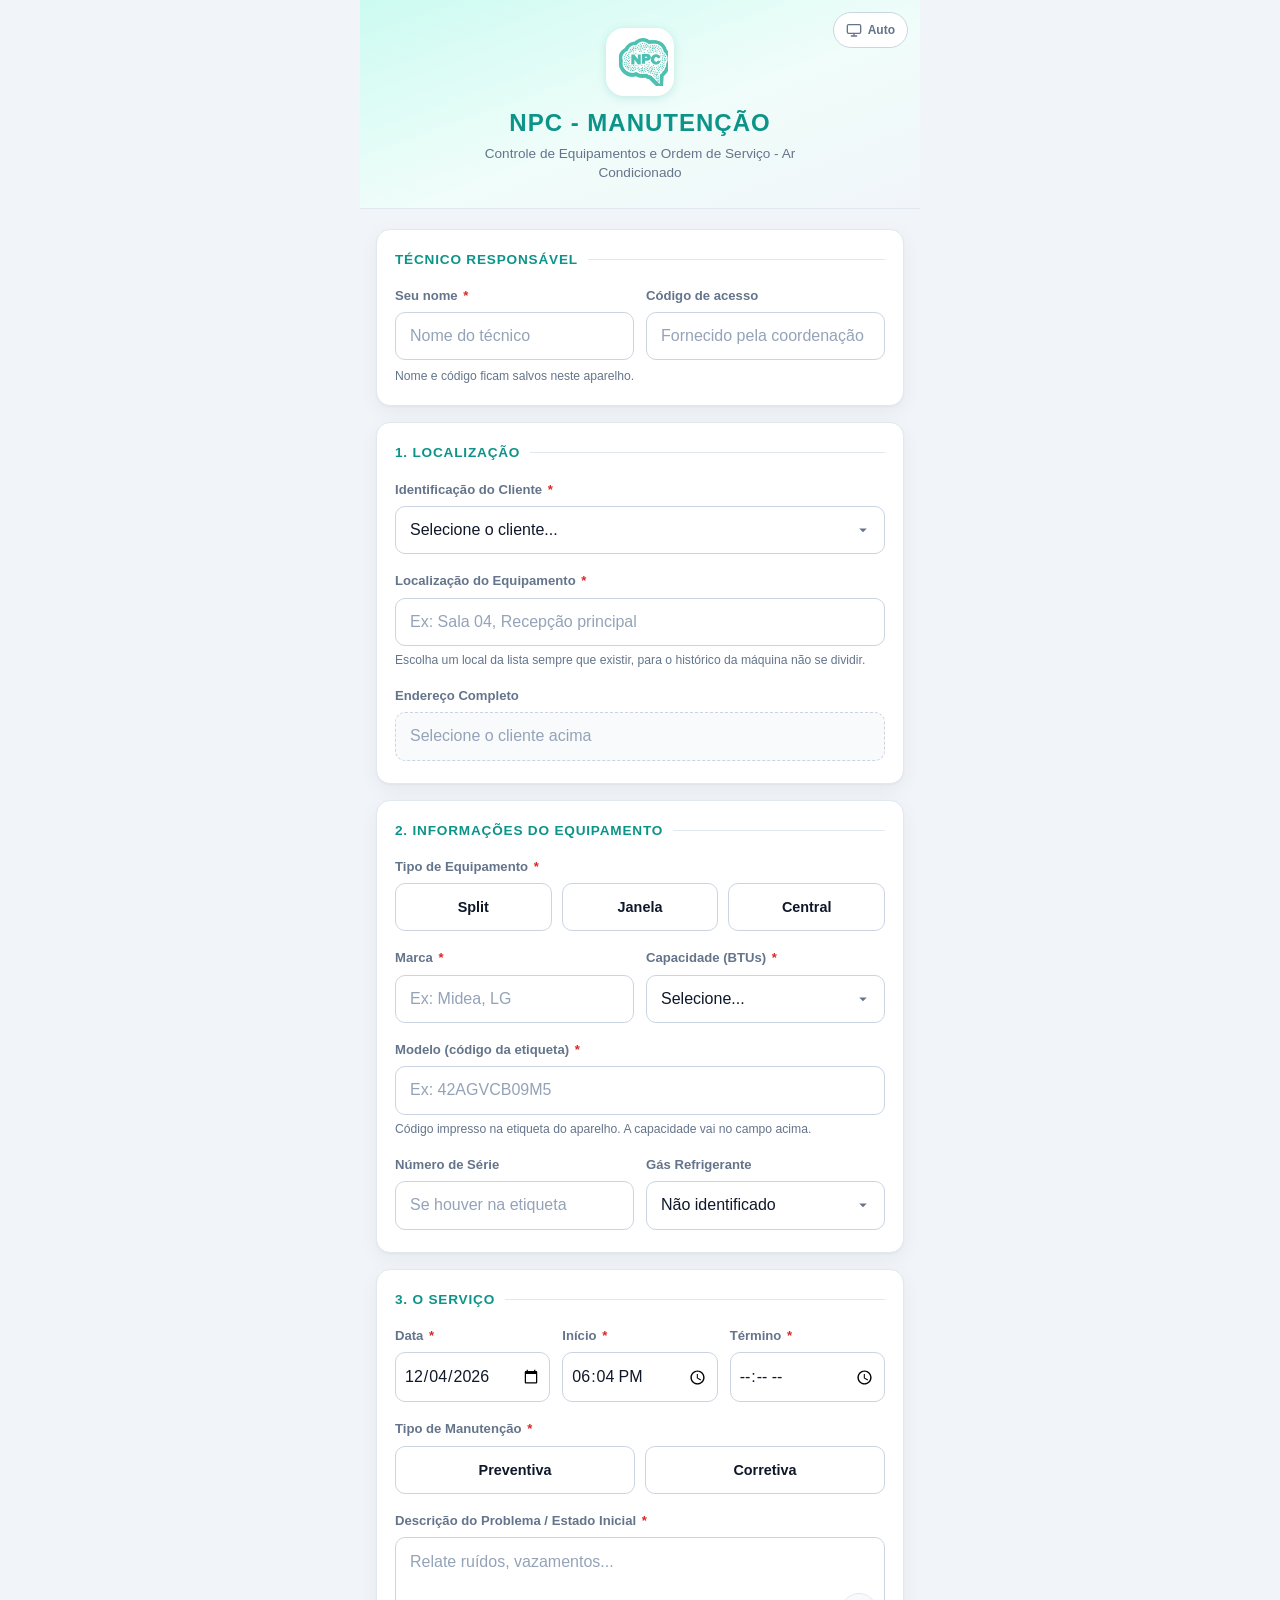
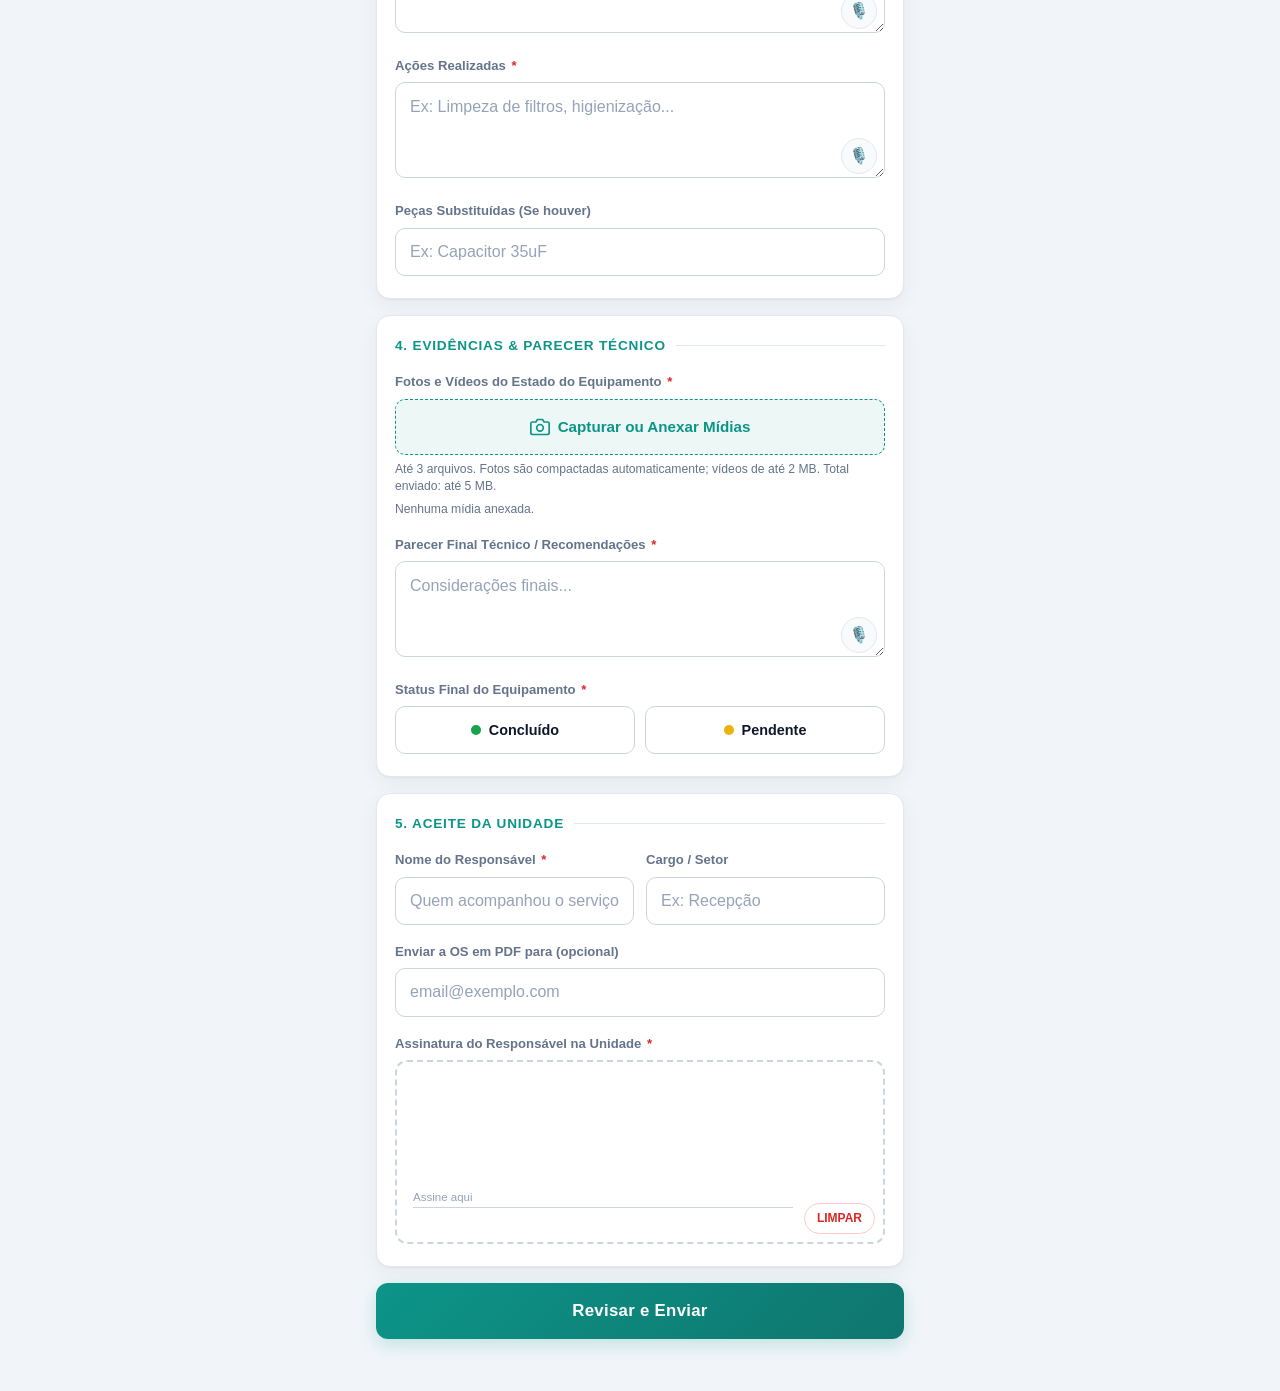
<file: index.html>
<!DOCTYPE html>
<html lang="pt-BR">
<head>
    <meta charset="UTF-8">
    <meta name="viewport" content="width=device-width, initial-scale=1.0, viewport-fit=cover">
    <title>NPC - MANUTENÇÃO</title>
    <meta name="description" content="Ordem de serviço de manutenção de ar condicionado - NPC Neuropsicocentro">
    <meta name="theme-color" content="#0d9488" media="(prefers-color-scheme: light)">
    <meta name="theme-color" content="#0b1120" media="(prefers-color-scheme: dark)">
    <meta name="color-scheme" content="light dark">
    <!-- Aplica o tema salvo antes de desenhar a página (evita "piscar" claro ao abrir no modo escuro). -->
    <script>
        try { var t = localStorage.getItem('npc_tema'); if (t === 'light' || t === 'dark') document.documentElement.dataset.theme = t; } catch (e) {}
    </script>
    <link rel="manifest" href="manifest.webmanifest">
    <link rel="icon" type="image/png" href="icons/icon-192.png">
    <link rel="apple-touch-icon" href="icons/icon-192.png">
    <meta name="apple-mobile-web-app-capable" content="yes">
    <meta name="apple-mobile-web-app-title" content="NPC Manutenção">
    <link rel="stylesheet" href="style.css">
</head>
<body>
    <div class="app-container">
        <header>
            <button type="button" class="theme-toggle" id="btn-tema" aria-label="Tema: automático. Tocar para mudar.">
                <svg viewBox="0 0 24 24" fill="none" stroke="currentColor" stroke-width="2" stroke-linecap="round" stroke-linejoin="round" aria-hidden="true"></svg>
                <span>Auto</span>
            </button>
            <img class="brand-logo" src="logo-marca.png" alt="NPC Neuropsicocentro">
            <h1>NPC - MANUTENÇÃO</h1>
            <p>Controle de Equipamentos e Ordem de Serviço - Ar Condicionado</p>
        </header>

        <!-- Relatórios guardados no aparelho aguardando internet -->
        <div id="fila-envio" class="queue-banner hidden" role="status" aria-live="polite">
            <p id="fila-texto"></p>
            <div class="queue-actions">
                <button type="button" class="btn-queue" id="btn-fila-enviar">Enviar agora</button>
                <button type="button" class="btn-queue btn-queue-danger hidden" id="btn-fila-descartar">Descartar com erro</button>
            </div>
        </div>
        <div id="aviso" class="notice hidden" role="status" aria-live="polite"></div>

        <form id="form-manutencao" novalidate>

            <!-- Campo armadilha para robôs: invisível para pessoas -->
            <div class="hp" aria-hidden="true">
                <label for="website">Não preencha</label>
                <input type="text" id="website" name="website" tabindex="-1" autocomplete="off">
            </div>

            <!-- SEÇÃO 0: TÉCNICO -->
            <div class="form-section">
                <h2>TÉCNICO RESPONSÁVEL</h2>
                <div class="form-row">
                    <div class="input-group">
                        <label for="tecnico_nome">Seu nome <span class="required">*</span></label>
                        <input type="text" id="tecnico_nome" name="tecnico_nome" required maxlength="80" autocomplete="name" placeholder="Nome do técnico">
                        <span class="error-message">Informe seu nome.</span>
                    </div>
                    <div class="input-group">
                        <label for="codigo_acesso">Código de acesso</label>
                        <input type="password" id="codigo_acesso" name="codigo_acesso" maxlength="64" autocomplete="off" placeholder="Fornecido pela coordenação">
                    </div>
                </div>
                <p class="field-help field-help-tight">Nome e código ficam salvos neste aparelho.</p>
            </div>

            <!-- SEÇÃO 1: LOCALIZAÇÃO -->
            <div class="form-section">
                <h2>1. LOCALIZAÇÃO</h2>

                <div class="input-group">
                    <label for="cliente">Identificação do Cliente <span class="required">*</span></label>
                    <select id="cliente" name="cliente" required>
                        <option value="" disabled selected>Selecione o cliente...</option>
                        <option value="MATRIZ">MATRIZ</option>
                        <option value="LIFE">LIFE</option>
                        <option value="SUL">SUL</option>
                        <option value="PARQUELANDIA">PARQUELANDIA</option>
                    </select>
                    <span class="error-message">Selecione o cliente.</span>
                </div>

                <div class="input-group">
                    <label for="localizacao_aparelho">Localização do Equipamento <span class="required">*</span></label>
                    <input type="text" id="localizacao_aparelho" name="localizacao_aparelho" required maxlength="120" list="lista-locais" autocomplete="off" placeholder="Ex: Sala 04, Recepção principal">
                    <datalist id="lista-locais"></datalist>
                    <p class="field-help">Escolha um local da lista sempre que existir, para o histórico da máquina não se dividir.</p>
                    <span class="error-message">Informe a localização interna.</span>
                </div>

                <div class="input-group">
                    <label for="endereco">Endereço Completo</label>
                    <input type="text" id="endereco" name="endereco" readonly placeholder="Selecione o cliente acima">
                </div>
            </div>

            <!-- SEÇÃO 2: INFORMAÇÕES DO EQUIPAMENTO -->
            <div class="form-section">
                <h2>2. INFORMAÇÕES DO EQUIPAMENTO</h2>

                <div class="input-group">
                    <label id="label-tipo-equipamento">Tipo de Equipamento <span class="required">*</span></label>
                    <div class="radio-tile-group" role="radiogroup" aria-labelledby="label-tipo-equipamento">
                        <label class="radio-tile">
                            <input type="radio" name="tipo_equipamento" value="Split" required>
                            <span class="radio-label">Split</span>
                        </label>
                        <label class="radio-tile">
                            <input type="radio" name="tipo_equipamento" value="Janela">
                            <span class="radio-label">Janela</span>
                        </label>
                        <label class="radio-tile">
                            <input type="radio" name="tipo_equipamento" value="Central">
                            <span class="radio-label">Central</span>
                        </label>
                    </div>
                    <span class="error-message">Selecione o tipo.</span>
                </div>

                <div class="form-row">
                    <div class="input-group">
                        <label for="marca">Marca <span class="required">*</span></label>
                        <input type="text" id="marca" name="marca" required maxlength="80" list="lista-marcas" placeholder="Ex: Midea, LG">
                        <datalist id="lista-marcas">
                            <option value="Springer Midea"></option>
                            <option value="Midea"></option>
                            <option value="Samsung"></option>
                            <option value="LG"></option>
                            <option value="Carrier"></option>
                            <option value="Daikin"></option>
                            <option value="Gree"></option>
                            <option value="Elgin"></option>
                            <option value="Electrolux"></option>
                            <option value="Fujitsu"></option>
                            <option value="Philco"></option>
                            <option value="Consul"></option>
                        </datalist>
                        <span class="error-message">Informe a marca.</span>
                    </div>
                    <div class="input-group">
                        <label for="capacidade_btus">Capacidade (BTUs) <span class="required">*</span></label>
                        <select id="capacidade_btus" name="capacidade_btus" required>
                            <option value="" disabled selected>Selecione...</option>
                            <option value="7.000">7.000</option>
                            <option value="9.000">9.000</option>
                            <option value="12.000">12.000</option>
                            <option value="18.000">18.000</option>
                            <option value="22.000">22.000</option>
                            <option value="24.000">24.000</option>
                            <option value="30.000">30.000</option>
                            <option value="36.000">36.000</option>
                            <option value="42.000">42.000</option>
                            <option value="48.000">48.000</option>
                            <option value="57.000">57.000</option>
                            <option value="60.000">60.000</option>
                            <option value="Outra">Outra / não identificada</option>
                        </select>
                        <span class="error-message">Selecione a capacidade.</span>
                    </div>
                </div>

                <div class="input-group">
                    <label for="modelo">Modelo (código da etiqueta) <span class="required">*</span></label>
                    <input type="text" id="modelo" name="modelo" required maxlength="100" autocapitalize="characters" placeholder="Ex: 42AGVCB09M5">
                    <p class="field-help">Código impresso na etiqueta do aparelho. A capacidade vai no campo acima.</p>
                    <span class="error-message">Informe o modelo.</span>
                </div>

                <div class="form-row">
                    <div class="input-group">
                        <label for="numero_serie">Número de Série</label>
                        <input type="text" id="numero_serie" name="numero_serie" maxlength="100" autocapitalize="characters" placeholder="Se houver na etiqueta">
                        <span class="error-message">Não repita o modelo aqui; deixe em branco se não houver.</span>
                    </div>
                    <div class="input-group">
                        <label for="gas_refrigerante">Gás Refrigerante</label>
                        <select id="gas_refrigerante" name="gas_refrigerante">
                            <option value="">Não identificado</option>
                            <option value="R-410A">R-410A</option>
                            <option value="R-32">R-32</option>
                            <option value="R-22">R-22</option>
                            <option value="R-407C">R-407C</option>
                            <option value="Outro">Outro</option>
                        </select>
                    </div>
                </div>
            </div>

            <!-- SEÇÃO 3: O SERVIÇO -->
            <div class="form-section">
                <h2>3. O SERVIÇO</h2>

                <div class="form-row form-row-3">
                    <div class="input-group">
                        <label for="data_manutencao">Data <span class="required">*</span></label>
                        <input type="date" id="data_manutencao" name="data_manutencao" required>
                        <span class="error-message">Data inválida.</span>
                    </div>
                    <div class="input-group">
                        <label for="hora_inicio">Início <span class="required">*</span></label>
                        <input type="time" id="hora_inicio" name="hora_inicio" required>
                        <span class="error-message">Informe o início.</span>
                    </div>
                    <div class="input-group">
                        <label for="hora_fim">Término <span class="required">*</span></label>
                        <input type="time" id="hora_fim" name="hora_fim" required>
                        <span class="error-message">Depois do início.</span>
                    </div>
                </div>

                <div class="input-group">
                    <label id="label-tipo-manutencao">Tipo de Manutenção <span class="required">*</span></label>
                    <div class="radio-tile-group" role="radiogroup" aria-labelledby="label-tipo-manutencao">
                        <label class="radio-tile">
                            <input type="radio" name="tipo_manutencao" value="Preventiva" required>
                            <span class="radio-label">Preventiva</span>
                        </label>
                        <label class="radio-tile">
                            <input type="radio" name="tipo_manutencao" value="Corretiva">
                            <span class="radio-label">Corretiva</span>
                        </label>
                    </div>
                    <span class="error-message">Selecione o tipo de manutenção.</span>
                </div>

                <!-- Checklist PMOC: aparece só na preventiva (itens montados pelo script.js) -->
                <fieldset id="checklist-pmoc" class="checklist" hidden disabled>
                    <legend>Checklist da preventiva (PMOC)</legend>
                    <p class="field-help field-help-tight">Marque cada item. Use N/A quando não se aplicar ao aparelho.</p>
                    <div id="checklist-itens"></div>
                    <button type="button" class="btn-link" id="btn-checklist-ok">Marcar todos os pendentes como OK</button>
                    <h3 class="checklist-sub">Medições (opcional)</h3>
                    <div id="medicoes-itens" class="medicoes"></div>
                </fieldset>

                <div class="input-group">
                    <label for="descricao_problema">Descrição do Problema / Estado Inicial <span class="required">*</span></label>
                    <div class="textarea-voice-wrapper">
                        <textarea id="descricao_problema" name="descricao_problema" rows="3" required maxlength="2000" placeholder="Relate ruídos, vazamentos..."></textarea>
                        <button type="button" class="btn-voice" data-target="descricao_problema" title="Digitar por voz" aria-label="Digitar por voz">🎙️</button>
                    </div>
                    <span class="error-message">Descreva o problema.</span>
                </div>

                <div class="input-group">
                    <label for="acoes_realizadas">Ações Realizadas <span class="required">*</span></label>
                    <div class="textarea-voice-wrapper">
                        <textarea id="acoes_realizadas" name="acoes_realizadas" rows="3" required maxlength="2000" placeholder="Ex: Limpeza de filtros, higienização..."></textarea>
                        <button type="button" class="btn-voice" data-target="acoes_realizadas" title="Digitar por voz" aria-label="Digitar por voz">🎙️</button>
                    </div>
                    <span class="error-message">Informe as ações realizadas.</span>
                </div>

                <div class="input-group">
                    <label for="pecas_substituidas">Peças Substituídas (Se houver)</label>
                    <input type="text" id="pecas_substituidas" name="pecas_substituidas" maxlength="500" placeholder="Ex: Capacitor 35uF">
                </div>
            </div>

            <!-- SEÇÃO 4: EVIDÊNCIAS & PARECER TÉCNICO -->
            <div class="form-section">
                <h2>4. EVIDÊNCIAS & PARECER TÉCNICO</h2>

                <div class="input-group">
                    <label>Fotos e Vídeos do Estado do Equipamento <span class="required">*</span></label>
                    <div class="upload-container">
                        <label for="arquivos_midia" class="btn-upload-design" tabindex="0" role="button">
                            <span>Capturar ou Anexar Mídias</span>
                        </label>
                        <input type="file" id="arquivos_midia" accept="image/jpeg,image/png,image/webp,video/mp4,video/webm" multiple class="hidden" aria-describedby="ajuda-midia">
                    </div>
                    <p id="ajuda-midia" class="field-help">Até 3 arquivos. Fotos são compactadas automaticamente; vídeos de até 2 MB. Total enviado: até 5 MB.</p>
                    <p id="media-count" class="field-help" aria-live="polite">Nenhuma mídia anexada.</p>
                    <div id="galeria-preview" class="grid-galeria"></div>
                    <span class="error-message">Anexe pelo menos uma foto/vídeo.</span>
                </div>

                <div class="input-group">
                    <label for="parecer_final">Parecer Final Técnico / Recomendações <span class="required">*</span></label>
                    <div class="textarea-voice-wrapper">
                        <textarea id="parecer_final" name="parecer_final" rows="3" required maxlength="2000" placeholder="Considerações finais..."></textarea>
                        <button type="button" class="btn-voice" data-target="parecer_final" title="Digitar por voz" aria-label="Digitar por voz">🎙️</button>
                    </div>
                    <span class="error-message">Informe o parecer técnico.</span>
                </div>

                <div class="input-group">
                    <label id="label-status">Status Final do Equipamento <span class="required">*</span></label>
                    <div class="radio-tile-group" role="radiogroup" aria-labelledby="label-status">
                        <label class="radio-tile status-concluido">
                            <input type="radio" name="status_servico" value="Concluido" required>
                            <span class="radio-label">Concluído</span>
                        </label>
                        <label class="radio-tile status-pendente">
                            <input type="radio" name="status_servico" value="Pendente">
                            <span class="radio-label">Pendente</span>
                        </label>
                    </div>
                    <span class="error-message">Selecione o status final.</span>
                </div>
            </div>

            <!-- SEÇÃO 5: ACEITE -->
            <div class="form-section">
                <h2>5. ACEITE DA UNIDADE</h2>

                <div class="form-row">
                    <div class="input-group">
                        <label for="responsavel_nome">Nome do Responsável <span class="required">*</span></label>
                        <input type="text" id="responsavel_nome" name="responsavel_nome" required maxlength="80" placeholder="Quem acompanhou o serviço">
                        <span class="error-message">Informe o nome.</span>
                    </div>
                    <div class="input-group">
                        <label for="responsavel_cargo">Cargo / Setor</label>
                        <input type="text" id="responsavel_cargo" name="responsavel_cargo" maxlength="60" placeholder="Ex: Recepção">
                    </div>
                </div>

                <div class="input-group">
                    <label for="email_os">Enviar a OS em PDF para (opcional)</label>
                    <input type="email" id="email_os" name="email_os" maxlength="120" inputmode="email" autocomplete="email" placeholder="email@exemplo.com">
                    <span class="error-message">E-mail inválido.</span>
                </div>

                <div class="input-group">
                    <label>Assinatura do Responsável na Unidade <span class="required">*</span></label>
                    <div class="signature-container">
                        <canvas id="canvas-assinatura" aria-label="Área para assinatura"></canvas>
                        <button type="button" id="btn-limpar-assinatura">LIMPAR</button>
                    </div>
                    <input type="hidden" id="assinatura_base64" name="assinatura_base64">
                    <span class="error-message" id="erro-assinatura" style="display:none;">Colha a assinatura do responsável.</span>
                </div>
            </div>

            <button type="submit" class="btn-submit" id="btn-finalizar">
                <span class="btn-text">Revisar e Enviar</span>
                <span class="btn-spinner hidden" aria-hidden="true"></span>
            </button>
        </form>
    </div>

    <!-- Modais de Feedback -->
    <div id="modal-confirmacao" class="modal hidden" role="dialog" aria-modal="true" aria-labelledby="titulo-confirmacao">
        <div class="modal-content modal-review">
            <h2 id="titulo-confirmacao">Revise antes de enviar</h2>
            <dl id="resumo-envio" class="review-list"></dl>
            <div class="modal-buttons">
                <button type="button" class="btn-modal btn-modal-cancel" id="btn-cancelar-modal">Corrigir</button>
                <button type="button" class="btn-modal btn-modal-confirm" id="btn-confirmar-modal">Confirmar envio</button>
            </div>
        </div>
    </div>

    <div id="modal-sucesso" class="modal hidden" role="dialog" aria-modal="true" aria-labelledby="titulo-sucesso">
        <div class="modal-content">
            <h2 id="titulo-sucesso" style="color: var(--success);">✓ Sucesso!</h2>
            <p id="modal-sucesso-mensagem">Dados enviados corretamente.</p>
            <button type="button" class="btn-modal btn-modal-confirm" id="btn-fechar-sucesso">OK</button>
        </div>
    </div>

    <div id="modal-erro" class="modal hidden" role="dialog" aria-modal="true" aria-labelledby="titulo-erro">
        <div class="modal-content" tabindex="-1">
            <h2 id="titulo-erro" style="color: var(--error);">Não foi possível enviar</h2>
            <p id="modal-erro-mensagem" role="alert">Verifique sua conexão e tente novamente.</p>
            <button type="button" class="btn-modal btn-modal-confirm" id="btn-fechar-erro">OK</button>
        </div>
    </div>

    <script src="script.js"></script>
</body>
</html>
</file>
<file: style.css>
.hidden { display: none !important; }

/* ------------------------------------------------------------------ */
/* Tema                                                                 */
/* Todas as cores vêm destas variáveis. O modo escuro segue o celular   */
/* (prefers-color-scheme) ou a escolha do botão no topo (data-theme).   */
/* ------------------------------------------------------------------ */

:root {
    color-scheme: light;
    --primary: #0d9488;
    --primary-dark: #0f766e;
    --primary-soft: rgba(13, 148, 136, 0.08);
    --primary-ring: rgba(13, 148, 136, 0.2);
    --on-primary: #ffffff;
    --brand-title: #0d9488;
    --bg-app: #f1f5f9;
    --bg-card: #ffffff;
    --bg-input: #ffffff;
    --bg-subtle: #f8fafc;
    --bg-header: linear-gradient(160deg, #ccfbf1 0%, #f0fdfa 55%, #f1f5f9 100%);
    --text-main: #0f172a;
    --text-input: #0f172a;
    --text-muted: #64748b;
    --text-faint: #94a3b8;
    --border: #e2e8f0;
    --border-strong: #cbd5e1;
    --error: #dc2626;
    --error-soft: rgba(220, 38, 38, 0.07);
    --success: #16a34a;
    --warning: #eab308;
    --warning-dark: #a16207;
    --warning-bg: #fefce8;
    --overlay: rgba(15, 23, 42, 0.55);
    --shadow-card: 0 1px 2px rgba(15, 23, 42, 0.04), 0 6px 20px rgba(15, 23, 42, 0.05);
    --shadow-modal: 0 20px 50px rgba(15, 23, 42, 0.25);
    --select-arrow: url("data:image/svg+xml;utf8,<svg fill='%2364748b' height='24' viewBox='0 0 24 24' width='24' xmlns='http://www.w3.org/2000/svg'><path d='M7 10l5 5 5-5z'/></svg>");
    --radius: 10px;
    --transition: background-color 0.2s ease, border-color 0.2s ease, color 0.2s ease, box-shadow 0.2s ease, transform 0.2s ease;
}

/* Valores do modo escuro, aplicados nos dois casos abaixo. */
@media (prefers-color-scheme: dark) {
    :root:not([data-theme="light"]) {
        color-scheme: dark;
        --primary: #2dd4bf;
        --primary-dark: #5eead4;
        --primary-soft: rgba(45, 212, 191, 0.1);
        --primary-ring: rgba(45, 212, 191, 0.28);
        --on-primary: #042f2e;
        --brand-title: #5eead4;
        --bg-app: #0b1120;
        --bg-card: #121a2b;
        --bg-input: #0e1626;
        --bg-subtle: #172133;
        --bg-header: linear-gradient(160deg, #0f3b3a 0%, #0f1f2b 55%, #0b1120 100%);
        --text-main: #e2e8f0;
        --text-input: #f1f5f9;
        --text-muted: #94a3b8;
        --text-faint: #64748b;
        --border: #24324a;
        --border-strong: #334155;
        --error: #f87171;
        --error-soft: rgba(248, 113, 113, 0.1);
        --success: #4ade80;
        --warning: #facc15;
        --warning-dark: #fde047;
        --warning-bg: rgba(250, 204, 21, 0.08);
        --overlay: rgba(2, 6, 23, 0.7);
        --shadow-card: 0 1px 2px rgba(0, 0, 0, 0.3), 0 8px 24px rgba(0, 0, 0, 0.25);
        --shadow-modal: 0 20px 50px rgba(0, 0, 0, 0.6);
        --select-arrow: url("data:image/svg+xml;utf8,<svg fill='%2394a3b8' height='24' viewBox='0 0 24 24' width='24' xmlns='http://www.w3.org/2000/svg'><path d='M7 10l5 5 5-5z'/></svg>");
    }
}

:root[data-theme="dark"] {
    color-scheme: dark;
    --primary: #2dd4bf;
    --primary-dark: #5eead4;
    --primary-soft: rgba(45, 212, 191, 0.1);
    --primary-ring: rgba(45, 212, 191, 0.28);
    --on-primary: #042f2e;
    --brand-title: #5eead4;
    --bg-app: #0b1120;
    --bg-card: #121a2b;
    --bg-input: #0e1626;
    --bg-subtle: #172133;
    --bg-header: linear-gradient(160deg, #0f3b3a 0%, #0f1f2b 55%, #0b1120 100%);
    --text-main: #e2e8f0;
    --text-input: #f1f5f9;
    --text-muted: #94a3b8;
    --text-faint: #64748b;
    --border: #24324a;
    --border-strong: #334155;
    --error: #f87171;
    --error-soft: rgba(248, 113, 113, 0.1);
    --success: #4ade80;
    --warning: #facc15;
    --warning-dark: #fde047;
    --warning-bg: rgba(250, 204, 21, 0.08);
    --overlay: rgba(2, 6, 23, 0.7);
    --shadow-card: 0 1px 2px rgba(0, 0, 0, 0.3), 0 8px 24px rgba(0, 0, 0, 0.25);
    --shadow-modal: 0 20px 50px rgba(0, 0, 0, 0.6);
    --select-arrow: url("data:image/svg+xml;utf8,<svg fill='%2394a3b8' height='24' viewBox='0 0 24 24' width='24' xmlns='http://www.w3.org/2000/svg'><path d='M7 10l5 5 5-5z'/></svg>");
}

/* ------------------------------------------------------------------ */
/* Base                                                                 */
/* ------------------------------------------------------------------ */

* {
    box-sizing: border-box;
    margin: 0;
    padding: 0;
}

html { -webkit-text-size-adjust: 100%; }

body {
    font-family: 'Segoe UI', Roboto, Helvetica, Arial, sans-serif;
    background: var(--bg-app);
    color: var(--text-main);
    min-height: 100vh;
    line-height: 1.4;
    transition: background-color 0.2s ease, color 0.2s ease;
}

button, input, select, textarea { font: inherit; }

.app-container {
    width: 100%;
    max-width: 560px;
    margin: 0 auto;
    padding: 0 16px calc(24px + env(safe-area-inset-bottom));
}

/* ------------------------------------------------------------------ */
/* Cabeçalho                                                            */
/* ------------------------------------------------------------------ */

header {
    position: relative;
    margin: 0 -16px 20px;
    padding: 28px 16px 26px;
    text-align: center;
    background: var(--bg-header);
    border-bottom: 1px solid var(--border);
}

.brand-logo {
    display: block;
    width: 68px;
    height: 68px;
    margin: 0 auto 10px;
    padding: 6px;
    object-fit: contain;
    background: #ffffff; /* o logo foi feito para fundo claro */
    border-radius: 18px;
    box-shadow: 0 2px 10px rgba(13, 148, 136, 0.18);
}

header h1 {
    font-size: 1.5rem;
    color: var(--brand-title);
    font-weight: 800;
    letter-spacing: 1px;
    margin-bottom: 4px;
}

header p {
    font-size: 0.85rem;
    color: var(--text-muted);
    font-weight: 500;
    max-width: 340px;
    margin: 0 auto;
}

.theme-toggle {
    position: absolute;
    top: 12px;
    right: 12px;
    display: inline-flex;
    align-items: center;
    gap: 6px;
    height: 36px;
    padding: 0 12px;
    border-radius: 999px;
    border: 1px solid var(--border-strong);
    background: var(--bg-card);
    color: var(--text-muted);
    font-size: 0.75rem;
    font-weight: 700;
    cursor: pointer;
    transition: var(--transition);
}

.theme-toggle:hover { color: var(--primary); border-color: var(--primary); }
.theme-toggle svg { width: 16px; height: 16px; flex: none; }

/* ------------------------------------------------------------------ */
/* Seções em cartões                                                    */
/* ------------------------------------------------------------------ */

.form-section {
    background: var(--bg-card);
    border: 1px solid var(--border);
    border-radius: 14px;
    padding: 20px 18px 4px;
    margin-bottom: 16px;
    box-shadow: var(--shadow-card);
}

.form-section h2 {
    font-size: 0.85rem;
    text-transform: uppercase;
    letter-spacing: 0.8px;
    color: var(--primary);
    margin-bottom: 18px;
    font-weight: 800;
    display: flex;
    align-items: center;
    gap: 10px;
}

.form-section h2::after {
    content: '';
    flex: 1;
    height: 1px;
    background: var(--border);
}

.input-group {
    margin-bottom: 18px;
    position: relative;
}

.form-row {
    display: flex;
    gap: 12px;
}

.form-row .input-group {
    flex: 1;
    min-width: 0;
}

label {
    display: block;
    font-size: 0.82rem;
    font-weight: 600;
    margin-bottom: 7px;
    color: var(--text-muted);
}

label span.required {
    color: var(--error);
    margin-left: 2px;
}

/* ------------------------------------------------------------------ */
/* Campos                                                               */
/* ------------------------------------------------------------------ */

input[type="text"],
input[type="date"],
input[type="time"],
input[type="email"],
input[type="password"],
input[type="number"],
textarea,
select {
    width: 100%;
    min-height: 48px;
    padding: 12px 14px;
    border: 1.5px solid var(--border-strong);
    border-radius: var(--radius);
    font-size: 1rem; /* 16px evita o zoom automático do iPhone */
    color: var(--text-input);
    background-color: var(--bg-input);
    transition: var(--transition);
}

textarea {
    resize: vertical;
    padding-right: 48px; /* espaço para o microfone */
    line-height: 1.45;
}

input::placeholder,
textarea::placeholder {
    color: var(--text-faint);
    opacity: 1;
}

input:hover,
textarea:hover,
select:hover {
    border-color: var(--text-faint);
}

input:focus,
textarea:focus,
select:focus {
    outline: none;
    border-color: var(--primary);
    box-shadow: 0 0 0 4px var(--primary-ring);
}

select {
    appearance: none;
    background-image: var(--select-arrow);
    background-repeat: no-repeat;
    background-position: right 12px center;
    background-size: 18px;
    padding-right: 38px;
    cursor: pointer;
}

#endereco[readonly] {
    background-color: var(--bg-subtle);
    color: var(--text-muted);
    border-style: dashed;
    cursor: default;
}

.field-help {
    margin-top: 6px;
    color: var(--text-muted);
    font-size: 0.76rem;
    line-height: 1.4;
}

.field-help-tight { margin-top: -10px; margin-bottom: 16px; }

.form-row-3 input { padding-left: 8px; padding-right: 8px; }

/* Campo armadilha para robôs */
.hp {
    position: absolute;
    left: -9999px;
    width: 1px;
    height: 1px;
    overflow: hidden;
}

/* ------------------------------------------------------------------ */
/* Botões de opção (radio)                                              */
/* ------------------------------------------------------------------ */

.radio-tile-group {
    display: flex;
    gap: 10px;
    width: 100%;
}

.radio-tile {
    position: relative;
    flex: 1;
    cursor: pointer;
    margin: 0;
}

.radio-tile input {
    position: absolute;
    opacity: 0;
    pointer-events: none;
}

.radio-label {
    display: flex;
    align-items: center;
    justify-content: center;
    gap: 8px;
    padding: 12px;
    min-height: 48px;
    border: 1.5px solid var(--border-strong);
    border-radius: var(--radius);
    font-size: 0.9rem;
    font-weight: 600;
    text-align: center;
    background: var(--bg-input);
    color: var(--text-main);
    transition: var(--transition);
}

.radio-tile:hover .radio-label { border-color: var(--text-faint); }

.radio-tile input:checked + .radio-label {
    border-color: var(--primary);
    color: var(--primary);
    background: var(--primary-soft);
    box-shadow: inset 0 0 0 1px var(--primary);
}

.radio-tile:active .radio-label { transform: scale(0.98); }

.status-concluido .radio-label::before,
.status-pendente .radio-label::before {
    content: '';
    width: 10px;
    height: 10px;
    border-radius: 50%;
    flex: none;
}

.status-concluido .radio-label::before { background: var(--success); }
.status-pendente .radio-label::before { background: var(--warning); }

/* ------------------------------------------------------------------ */
/* Ditado por voz                                                       */
/* ------------------------------------------------------------------ */

.textarea-voice-wrapper { position: relative; }

.btn-voice {
    position: absolute;
    right: 8px;
    bottom: 10px;
    width: 36px;
    height: 36px;
    border-radius: 50%;
    background: var(--bg-subtle);
    border: 1px solid var(--border);
    cursor: pointer;
    font-size: 1rem;
    line-height: 1;
    transition: var(--transition);
}

.btn-voice:hover { border-color: var(--primary); }

.btn-voice.listening {
    background: var(--error-soft);
    border-color: var(--error);
    animation: pulse 1.5s infinite;
}

@keyframes pulse {
    0%, 100% { box-shadow: 0 0 0 0 var(--error-soft); }
    50% { box-shadow: 0 0 0 8px var(--error-soft); }
}

/* ------------------------------------------------------------------ */
/* Mídias                                                               */
/* ------------------------------------------------------------------ */

.btn-upload-design {
    display: flex;
    align-items: center;
    justify-content: center;
    gap: 8px;
    min-height: 56px;
    padding: 12px;
    border: 1.5px dashed var(--primary);
    border-radius: var(--radius);
    background: var(--primary-soft);
    color: var(--primary);
    font-weight: 700;
    font-size: 0.95rem;
    cursor: pointer;
    margin-bottom: 0;
    transition: var(--transition);
}

.btn-upload-design::before {
    content: '';
    width: 20px;
    height: 20px;
    background: currentColor;
    -webkit-mask: url("data:image/svg+xml;utf8,<svg xmlns='http://www.w3.org/2000/svg' viewBox='0 0 24 24' fill='none' stroke='black' stroke-width='2' stroke-linecap='round' stroke-linejoin='round'><path d='M23 19a2 2 0 0 1-2 2H3a2 2 0 0 1-2-2V8a2 2 0 0 1 2-2h4l2-3h6l2 3h4a2 2 0 0 1 2 2z'/><circle cx='12' cy='13' r='4'/></svg>") center / contain no-repeat;
    mask: url("data:image/svg+xml;utf8,<svg xmlns='http://www.w3.org/2000/svg' viewBox='0 0 24 24' fill='none' stroke='black' stroke-width='2' stroke-linecap='round' stroke-linejoin='round'><path d='M23 19a2 2 0 0 1-2 2H3a2 2 0 0 1-2-2V8a2 2 0 0 1 2-2h4l2-3h6l2 3h4a2 2 0 0 1 2 2z'/><circle cx='12' cy='13' r='4'/></svg>") center / contain no-repeat;
}

.btn-upload-design:hover { background: var(--primary-ring); }

.grid-galeria {
    display: grid;
    grid-template-columns: repeat(3, 1fr);
    gap: 10px;
    margin-top: 12px;
}

.grid-galeria:empty { display: none; }

.item-midia-preview {
    position: relative;
    aspect-ratio: 1;
    border-radius: var(--radius);
    overflow: hidden;
    border: 1px solid var(--border);
    background: var(--bg-subtle);
}

.item-midia-preview img,
.item-midia-preview video {
    width: 100%;
    height: 100%;
    object-fit: cover;
    display: block;
}

.btn-remover-midia {
    position: absolute;
    top: 6px;
    right: 6px;
    z-index: 1;
    background: rgba(220, 38, 38, 0.92);
    color: #fff;
    border: 2px solid #fff;
    border-radius: 50%;
    width: 26px;
    height: 26px;
    font-size: 14px;
    line-height: 1;
    cursor: pointer;
    display: flex;
    align-items: center;
    justify-content: center;
}

/* ------------------------------------------------------------------ */
/* Assinatura                                                           */
/* O quadro fica sempre claro (como papel), também no modo escuro:      */
/* a tinta é preta e a imagem vai para o PDF com fundo branco.          */
/* ------------------------------------------------------------------ */

.signature-container {
    border: 2px dashed var(--border-strong);
    background: #ffffff;
    border-radius: 12px;
    position: relative;
    overflow: hidden;
}

.signature-container::after {
    content: 'Assine aqui';
    position: absolute;
    left: 16px;
    right: 90px;
    bottom: 34px;
    border-bottom: 1px solid #cbd5e1;
    color: #94a3b8;
    font-size: 0.72rem;
    padding-bottom: 2px;
    pointer-events: none;
}

#canvas-assinatura {
    position: relative;
    z-index: 1;
    width: 100%;
    height: 180px;
    display: block;
    touch-action: none;
    cursor: crosshair;
}

#btn-limpar-assinatura {
    position: absolute;
    z-index: 2;
    bottom: 8px;
    right: 8px;
    background: #ffffff;
    color: #dc2626;
    border: 1px solid #fecaca;
    border-radius: 999px;
    padding: 6px 12px;
    font-size: 0.75rem;
    font-weight: 700;
    cursor: pointer;
    text-transform: uppercase;
}

.signature-container.signature-invalid { border-color: var(--error); }

/* ------------------------------------------------------------------ */
/* Botão de envio                                                       */
/* ------------------------------------------------------------------ */

.btn-submit {
    display: flex;
    align-items: center;
    justify-content: center;
    width: 100%;
    min-height: 56px;
    padding: 16px;
    background: linear-gradient(135deg, var(--primary) 0%, var(--primary-dark) 100%);
    color: var(--on-primary);
    border: none;
    border-radius: 12px;
    font-size: 1.05rem;
    font-weight: 800;
    letter-spacing: 0.3px;
    cursor: pointer;
    margin: 8px 0 28px;
    transition: var(--transition);
    box-shadow: 0 6px 18px var(--primary-ring);
}

.btn-submit:hover { transform: translateY(-1px); box-shadow: 0 10px 24px var(--primary-ring); }
.btn-submit:active { transform: translateY(0); }

.btn-submit:disabled {
    background: var(--border-strong);
    color: var(--text-muted);
    cursor: not-allowed;
    box-shadow: none;
    transform: none;
}

.btn-spinner {
    display: inline-block;
    width: 1em;
    height: 1em;
    margin-left: 10px;
    border: 2px solid currentColor;
    border-right-color: transparent;
    border-radius: 50%;
    animation: spin 0.8s linear infinite;
}

@keyframes spin { to { transform: rotate(360deg); } }

/* ------------------------------------------------------------------ */
/* Erros                                                                */
/* ------------------------------------------------------------------ */

.error-message {
    display: none;
    color: var(--error);
    font-size: 0.75rem;
    margin-top: 6px;
    font-weight: 600;
}

.input-group.invalid input,
.input-group.invalid textarea,
.input-group.invalid select,
.input-group.invalid .radio-label {
    border-color: var(--error);
}

.input-group.invalid input:focus,
.input-group.invalid textarea:focus,
.input-group.invalid select:focus {
    box-shadow: 0 0 0 4px var(--error-soft);
}

.input-group.invalid .error-message { display: block; }

/* ------------------------------------------------------------------ */
/* Avisos e fila offline                                                */
/* ------------------------------------------------------------------ */

.queue-banner,
.notice {
    border-radius: 12px;
    padding: 12px 14px;
    margin-bottom: 16px;
    font-size: 0.85rem;
    font-weight: 600;
}

.queue-banner {
    background: var(--warning-bg);
    border: 1.5px solid var(--warning);
    color: var(--warning-dark);
}

.notice {
    background: var(--primary-soft);
    border: 1.5px solid var(--primary);
    color: var(--primary-dark);
}

.queue-actions {
    display: flex;
    gap: 8px;
    margin-top: 10px;
    flex-wrap: wrap;
}

.btn-queue {
    border: none;
    border-radius: 8px;
    padding: 9px 14px;
    font-weight: 700;
    font-size: 0.8rem;
    cursor: pointer;
    background: var(--warning-dark);
    color: var(--bg-card);
}

.btn-queue-danger {
    background: transparent;
    color: var(--error);
    border: 1.5px solid var(--error);
}

/* ------------------------------------------------------------------ */
/* Checklist PMOC                                                       */
/* ------------------------------------------------------------------ */

.checklist {
    border: 1.5px solid var(--border);
    border-radius: 12px;
    padding: 14px;
    margin-bottom: 18px;
    background: var(--bg-subtle);
}

.checklist[hidden] { display: none; }

.checklist legend {
    font-size: 0.82rem;
    font-weight: 800;
    color: var(--primary);
    padding: 0 6px;
    text-transform: uppercase;
    letter-spacing: 0.5px;
}

.checklist .field-help-tight { margin: 0 0 12px; }

.checklist-row {
    margin-bottom: 12px;
    padding-bottom: 12px;
    border-bottom: 1px solid var(--border);
}

.checklist-label {
    display: block;
    font-size: 0.85rem;
    font-weight: 600;
    margin-bottom: 8px;
    color: var(--text-main);
}

.checklist-options {
    display: flex;
    gap: 6px;
}

.radio-tile-sm .radio-label {
    min-height: 40px;
    padding: 6px;
    font-size: 0.78rem;
}

.chk-1 input:checked + .radio-label {
    border-color: var(--error);
    color: var(--error);
    background: var(--error-soft);
    box-shadow: inset 0 0 0 1px var(--error);
}

.chk-2 input:checked + .radio-label {
    border-color: var(--text-muted);
    color: var(--text-muted);
    background: var(--bg-card);
    box-shadow: inset 0 0 0 1px var(--text-muted);
}

.checklist-sub {
    font-size: 0.78rem;
    color: var(--text-muted);
    text-transform: uppercase;
    letter-spacing: 0.5px;
    margin: 16px 0 10px;
}

.medicoes {
    display: grid;
    grid-template-columns: 1fr 1fr;
    gap: 0 12px;
}

.medicoes .input-group { margin-bottom: 12px; }
.medicoes label { font-size: 0.75rem; }

.btn-link {
    background: none;
    border: none;
    color: var(--primary);
    font-weight: 700;
    font-size: 0.85rem;
    cursor: pointer;
    padding: 4px 0;
    text-decoration: underline;
    text-underline-offset: 3px;
}

/* ------------------------------------------------------------------ */
/* Modais                                                               */
/* ------------------------------------------------------------------ */

.modal {
    position: fixed;
    inset: 0;
    background: var(--overlay);
    display: flex;
    align-items: center;
    justify-content: center;
    padding: 16px;
    z-index: 1000;
    backdrop-filter: blur(3px);
    -webkit-backdrop-filter: blur(3px);
}

.modal-content {
    background: var(--bg-card);
    color: var(--text-main);
    border: 1px solid var(--border);
    padding: 24px;
    border-radius: 16px;
    width: 100%;
    max-width: 420px;
    text-align: center;
    box-shadow: var(--shadow-modal);
    animation: modal-in 0.18s ease-out;
}

@keyframes modal-in {
    from { opacity: 0; transform: translateY(8px) scale(0.98); }
    to { opacity: 1; transform: none; }
}

.modal-content h2 { margin-bottom: 12px; font-size: 1.25rem; color: var(--text-main); }
.modal-content p { margin-bottom: 22px; color: var(--text-muted); }

.modal-buttons {
    display: flex;
    gap: 12px;
}

.btn-modal {
    flex: 1;
    min-height: 46px;
    padding: 12px;
    border: none;
    border-radius: 10px;
    font-weight: 700;
    cursor: pointer;
    transition: var(--transition);
}

.btn-modal-cancel { background: var(--bg-subtle); color: var(--text-main); border: 1px solid var(--border-strong); }
.btn-modal-confirm { background: var(--primary); color: var(--on-primary); }
.btn-modal-confirm:hover { background: var(--primary-dark); }

.modal-review {
    text-align: left;
    max-height: calc(100vh - 32px);
    overflow-y: auto;
}

.modal-review h2 { text-align: center; }

.review-list {
    display: grid;
    grid-template-columns: auto 1fr;
    gap: 0;
    margin-bottom: 20px;
    font-size: 0.85rem;
    border: 1px solid var(--border);
    border-radius: 10px;
    overflow: hidden;
}

.review-list dt,
.review-list dd {
    padding: 8px 10px;
    border-bottom: 1px solid var(--border);
}

.review-list dt:nth-last-of-type(1),
.review-list dd:nth-last-of-type(1) { border-bottom: none; }

.review-list dt {
    color: var(--text-muted);
    font-weight: 600;
    background: var(--bg-subtle);
}

.review-list dd {
    color: var(--text-main);
    font-weight: 600;
    overflow-wrap: anywhere;
}

/* ------------------------------------------------------------------ */
/* Foco visível para teclado                                            */
/* ------------------------------------------------------------------ */

.radio-tile input:focus-visible + .radio-label,
.btn-upload-design:focus-visible,
.btn-voice:focus-visible,
.btn-remover-midia:focus-visible,
#btn-limpar-assinatura:focus-visible,
.btn-link:focus-visible,
.btn-queue:focus-visible,
.btn-modal:focus-visible,
.btn-submit:focus-visible,
.theme-toggle:focus-visible {
    outline: 3px solid var(--primary-ring);
    outline-offset: 2px;
}

/* ------------------------------------------------------------------ */
/* Celular                                                              */
/* ------------------------------------------------------------------ */

@media (max-width: 420px) {
    .form-row { flex-direction: column; gap: 0; }
    .form-row-3 { flex-direction: row; gap: 8px; }
    .form-row-3 .input-group:first-child { flex: 1.4; }
    .form-section { padding: 18px 14px 2px; }
    header h1 { font-size: 1.3rem; }
    header { padding-top: 56px; }
    .medicoes { grid-template-columns: 1fr; }
}

@media (prefers-reduced-motion: reduce) {
    *, *::before, *::after { animation: none !important; transition: none !important; }
}
</file>
